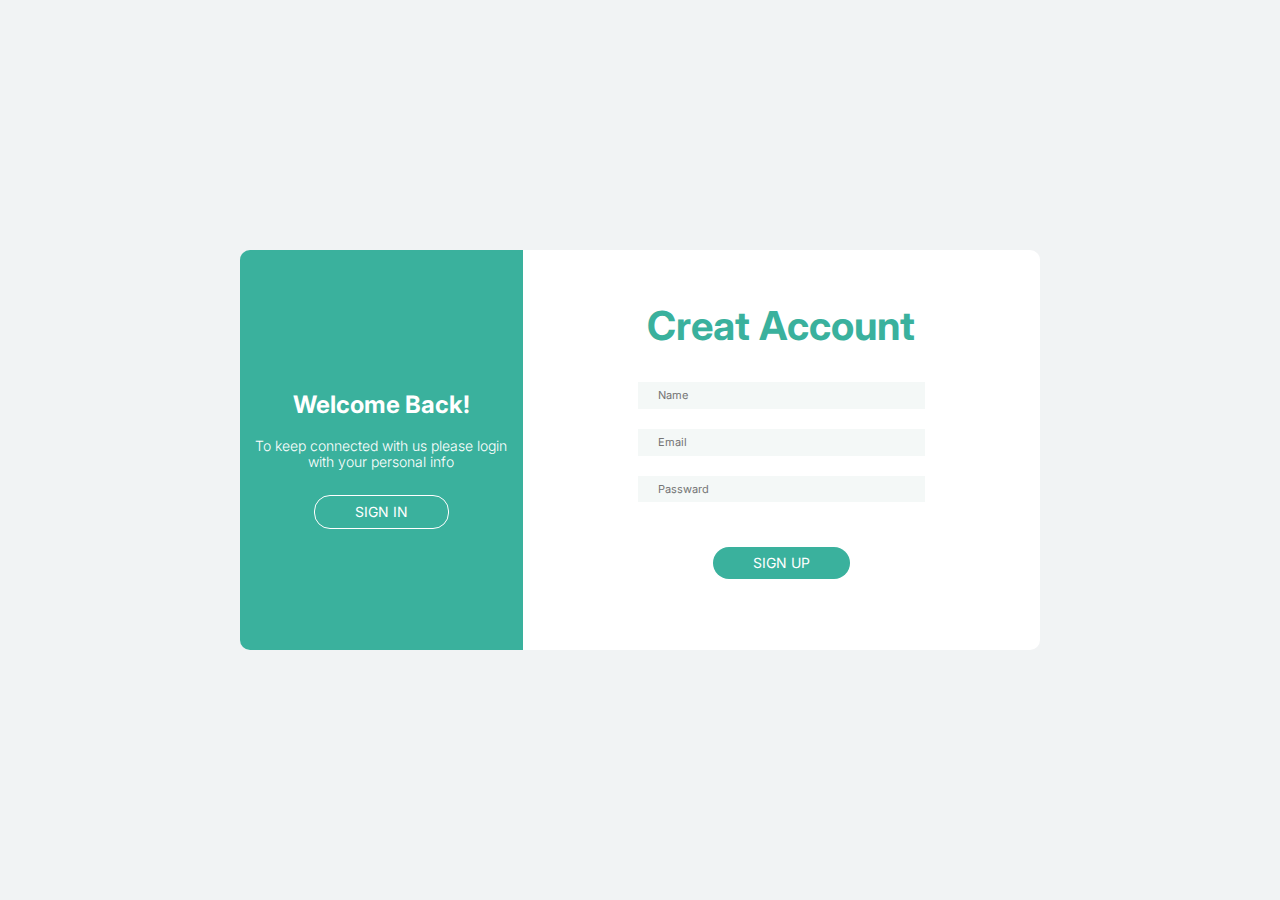
<file: index.html>
<!DOCTYPE html>
<html lang="en">
  <head>
    <meta charset="UTF-8" />
    <meta http-equiv="X-UA-Compatible" content="IE=edge" />
    <meta name="viewport" content="width=device-width, initial-scale=1.0" />
    <link rel="stylesheet" href="./css/all.min.css" />
    <link rel="stylesheet" href="./css/Normalize.css" />
    <link rel="stylesheet" href="./css/style.css" />
    <link rel="preconnect" href="https://fonts.googleapis.com" />
    <link rel="preconnect" href="https://fonts.gstatic.com" crossorigin />
    <link
      href="https://fonts.googleapis.com/css2?family=Arima:wght@100;200;300;400;500;600;700&family=Cairo:wght@200;300;400;500;600;700;800;900&family=Inter:wght@100;200;300;400;500;600;700;800;900&family=Open+Sans:wght@400;700&family=Philosopher:ital,wght@0,400;1,400;1,700&family=Playfair+Display:ital,wght@0,400;0,500;0,600;0,700;0,800;0,900;1,400;1,500;1,600;1,700;1,800;1,900&family=Roboto+Slab:wght@100;200;300;400;500;600;700;800;900&family=Tajawal:wght@200;300;400;500;800;900&family=Work+Sans:ital,wght@0,200;0,300;0,600;1,100;1,400;1,500&display=swap"
      rel="stylesheet"
    />
    <title>Sign UP</title>
  </head>
  <body>
    <!-- log in page -->
    <div class="sign_up">
      <div class="container">
        <div class="BOX">
          <div class="box text_detail">
            <div>
              <h2>Welcome Back!</h2>
              <div class="text">
                To keep connected with us please login with your personal info
              </div>
              <a href="./login.html"><button class="btn">SIGN IN</button></a>
            </div>
          </div>
          <div class="box input_detail">
            <h2>Creat Account</h2>

            <div class="inputs">
              <form action="" method="get" id="register">
                <div class="userName">
                  <input
                    type="text"
                    name="user_name"
                    id="user_name"
                    placeholder="Name"
                    msg="you must enter user name"
                  />
                  <span></span>
                </div>
                <div class="email">
                  <input
                    type="email"
                    name="email"
                    id="user_email"
                    placeholder="Email"
                    msg="you must enter Email"
                  />
                  <span></span>
                </div>
                <div class="pass">
                  <input
                    type="password"
                    name="passward"
                    id="passward"
                    placeholder="Passward"
                    msg="you must enter password"
                  />
                  <span></span>
                </div>
                <div>
                  <button type="submit" class="btn">SIGN UP</button>
                  <span></span>
                </div>
              </form>
            </div>
          </div>
        </div>
      </div>
    </div>
    <script src="./js/main.js"></script>
  </body>
</html>
</file>
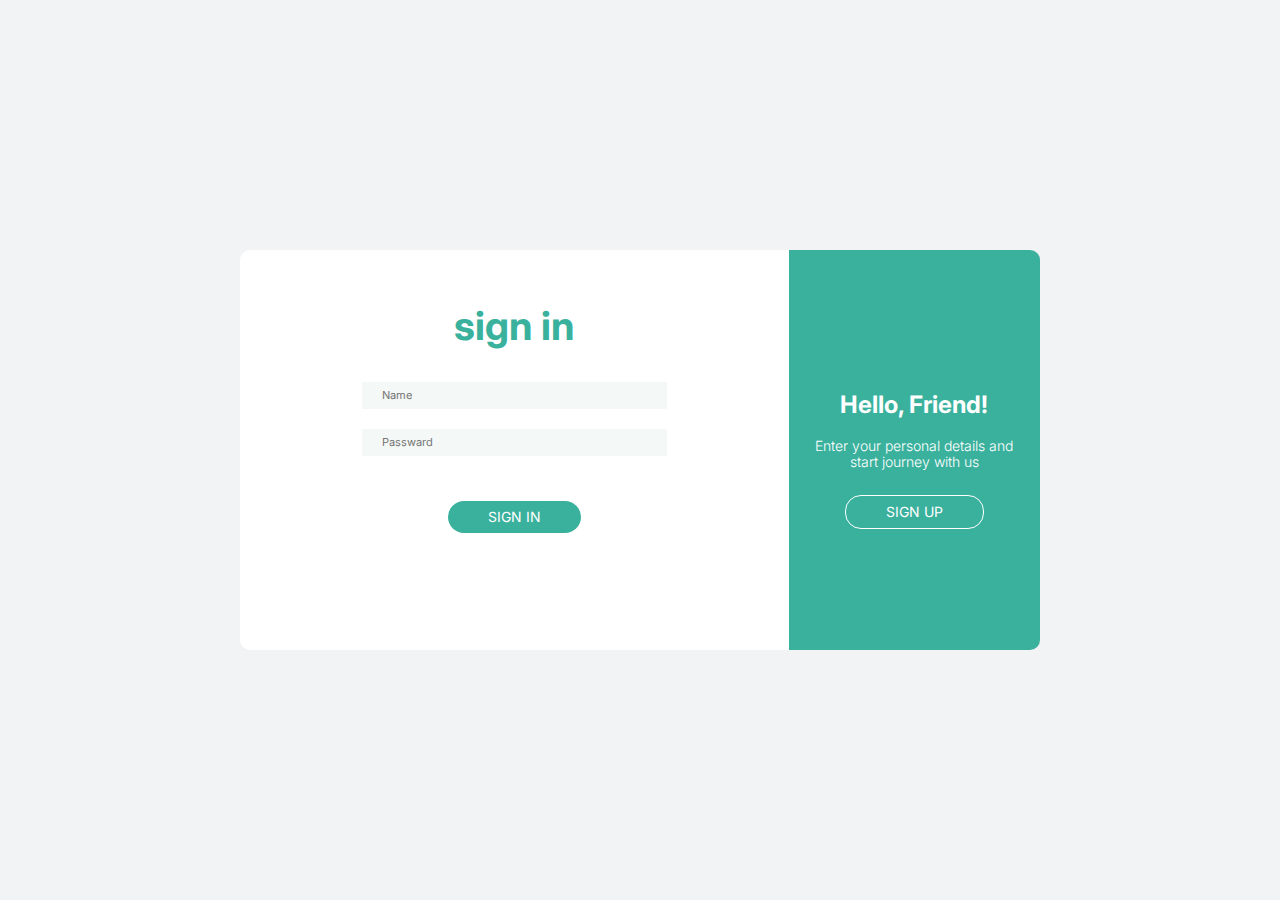
<file: login.html>
<!DOCTYPE html>
<html lang="en">
  <head>
    <meta charset="UTF-8" />
    <meta http-equiv="X-UA-Compatible" content="IE=edge" />
    <meta name="viewport" content="width=device-width, initial-scale=1.0" />
    <link rel="stylesheet" href="./css/all.min.css" />
    <link rel="stylesheet" href="./css/Normalize.css" />
    <link rel="stylesheet" href="./css/style.css" />
    <link rel="preconnect" href="https://fonts.googleapis.com" />
    <link rel="preconnect" href="https://fonts.gstatic.com" crossorigin />
    <link
      href="https://fonts.googleapis.com/css2?family=Arima:wght@100;200;300;400;500;600;700&family=Cairo:wght@200;300;400;500;600;700;800;900&family=Inter:wght@100;200;300;400;500;600;700;800;900&family=Open+Sans:wght@400;700&family=Philosopher:ital,wght@0,400;1,400;1,700&family=Playfair+Display:ital,wght@0,400;0,500;0,600;0,700;0,800;0,900;1,400;1,500;1,600;1,700;1,800;1,900&family=Roboto+Slab:wght@100;200;300;400;500;600;700;800;900&family=Tajawal:wght@200;300;400;500;800;900&family=Work+Sans:ital,wght@0,200;0,300;0,600;1,100;1,400;1,500&display=swap"
      rel="stylesheet"
    />
    <title>Sign Up</title>
  </head>
  <body>
    <div class="log_in">
      <div class="container">
        <div class="BOX">
          <div class="box text_detail">
            <div>
              <h2>Hello, Friend!</h2>
              <div class="text">
                Enter your personal details and start journey with us
              </div>
              <a href="./index.html"><button class="btn">SIGN UP</button></a>
            </div>
          </div>
          <div class="box input_detail">
            <h2>sign in</h2>
            <div class="inputs">
              <form action="" method="get" id="">
                <div class="userName">
                  <input
                    type="text"
                    name="user_name"
                    id="user_name"
                    placeholder="Name"
                    msg="you must enter user name"
                  />
                  <span></span>
                </div>
                <!-- <div class="email">
    <input type="email" name="email" id="user_email" placeholder="Email">
    <span></span>
   </div> -->
                <div class="pass">
                  <input
                    type="password"
                    name="passward"
                    id="passward"
                    placeholder="Passward"
                    msg="you must enter password"
                  />
                  <span></span>
                </div>
                <button type="submit" class="btn">SIGN IN</button>
              </form>
            </div>
          </div>
        </div>
      </div>
    </div>
    <script src="./js/main.js"></script>
    <script src="./js/login.js"></script>
  
  </body>
</html>
</file>
<file: css/style.css>
* {
  box-sizing: border-box;
  font-family: "Inter", sans-serif;
}
:root {
  --main-color: #3ab19d;
}
.container {
  padding-left: 15px;
  padding-right: 15px;
  margin-left: auto;
  margin-right: auto;
}
/* Small */
@media (min-width: 768px) {
  .container {
    width: 750px;
  }
}
/* Medium */
@media (min-width: 992px) {
  .container {
    width: 970px;
  }
}
/* Large */
@media (min-width: 1200px) {
  .container {
    width: 1170px;
  }
}
/* sign up page */
.sign_up,
.log_in {
  height: 100vh;
  background: #f1f3f4;
  display: flex;
  align-items: center;
  justify-content: center;
}
.container {
}
.container .BOX {
  display: flex;
  min-height: 400px;
  max-width: 800px;
  margin: auto;
  overflow: hidden;
  border-radius: 10px;
}
.container .BOX .text_detail {
  background-color: var(--main-color);
  text-align: center;
  padding: 15px;
  display: flex;
  align-items: center;
}
.container .BOX .text_detail h2 {
  color: white;
  font-weight: bold;
}
.container .BOX .text_detail .text {
  color: white;
  font-size: 14px;
  font-weight: 300;
}
.container .BOX .box .btn {
  padding: 8px 40px;
  margin-top: 25px;
  border-radius: 16px;
  color: white;
  font-size: 14px;
}
.container .BOX .text_detail button {
  background-color: transparent;
  border: 1px solid white;
}
.container .BOX .input_detail {
  text-align: center;
  padding: 20px;
  background-color: white;
  width: 100%;
}
.container .BOX .input_detail h2 {
  color: var(--main-color);
  font-size: 40px;
}
.container .BOX .input_detail .inputs {
}
.container .BOX .input_detail .inputs div {
  margin: 20px auto;
  width: 60%;
}
.container .BOX .input_detail .inputs div span {
  font-size: 8px;
  color: red;
}
.container .BOX .input_detail .inputs input {
  display: block;
  outline: none;
  border: none;
  background-color: #f4f8f7;
  padding: 7px 10px 7px 20px;

  width: 100%;
}
.container .BOX .input_detail .inputs input::placeholder,
.container .BOX .input_detail .inputs input {
  font-size: 11px;
}
.container .BOX .input_detail button {
  margin-top: 15px;
  background-color: var(--main-color);
  border: none;
}
/* -------------- Login page--------------- */
.log_in {
}
.log_in .BOX {
  flex-direction: row-reverse;
}
@media (max-width:456px) {
  .container .BOX{
    flex-direction: column;
  }
  .container .BOX .input_detail .inputs div {
    width: 80%;
  }

}
/* ------------products page */
#products {
  background-color: #919d9b1c;
  padding: 20px 0px;
}
#products .container {
}
#products .container .products {
  display: flex;
  flex-wrap: wrap;
  justify-content: space-between;
}
#products .container .products .product {
  background-color: #fcfbf9;
  width: calc((100% - 40px) / 3);
  border-radius: 20px;
  margin-top: 20px;
  color: rgb(15, 13, 13);
  overflow: hidden;
  background-color: rgb(255, 255, 255);
}
#products .container .products .product img {
  width: 100%;
  height: 200px;
}
#products .container .products .product :not(:first-child) {
  padding: 0px 15px;
}
#products .container .products .product h4 {
}
#products .container .products .product h2 {
}
#products .container .products .product p {
  line-height: 1.4;
  font-size: 14px;
  color: #999696;
}
@media (max-width:1028px) {
  #products .container .products .product{
    width: calc((100% - 20px) / 2);
    
  }
}
@media (max-width:456px) {
  #products .container .products .product{
    width: 100%
  }
}
</file>
